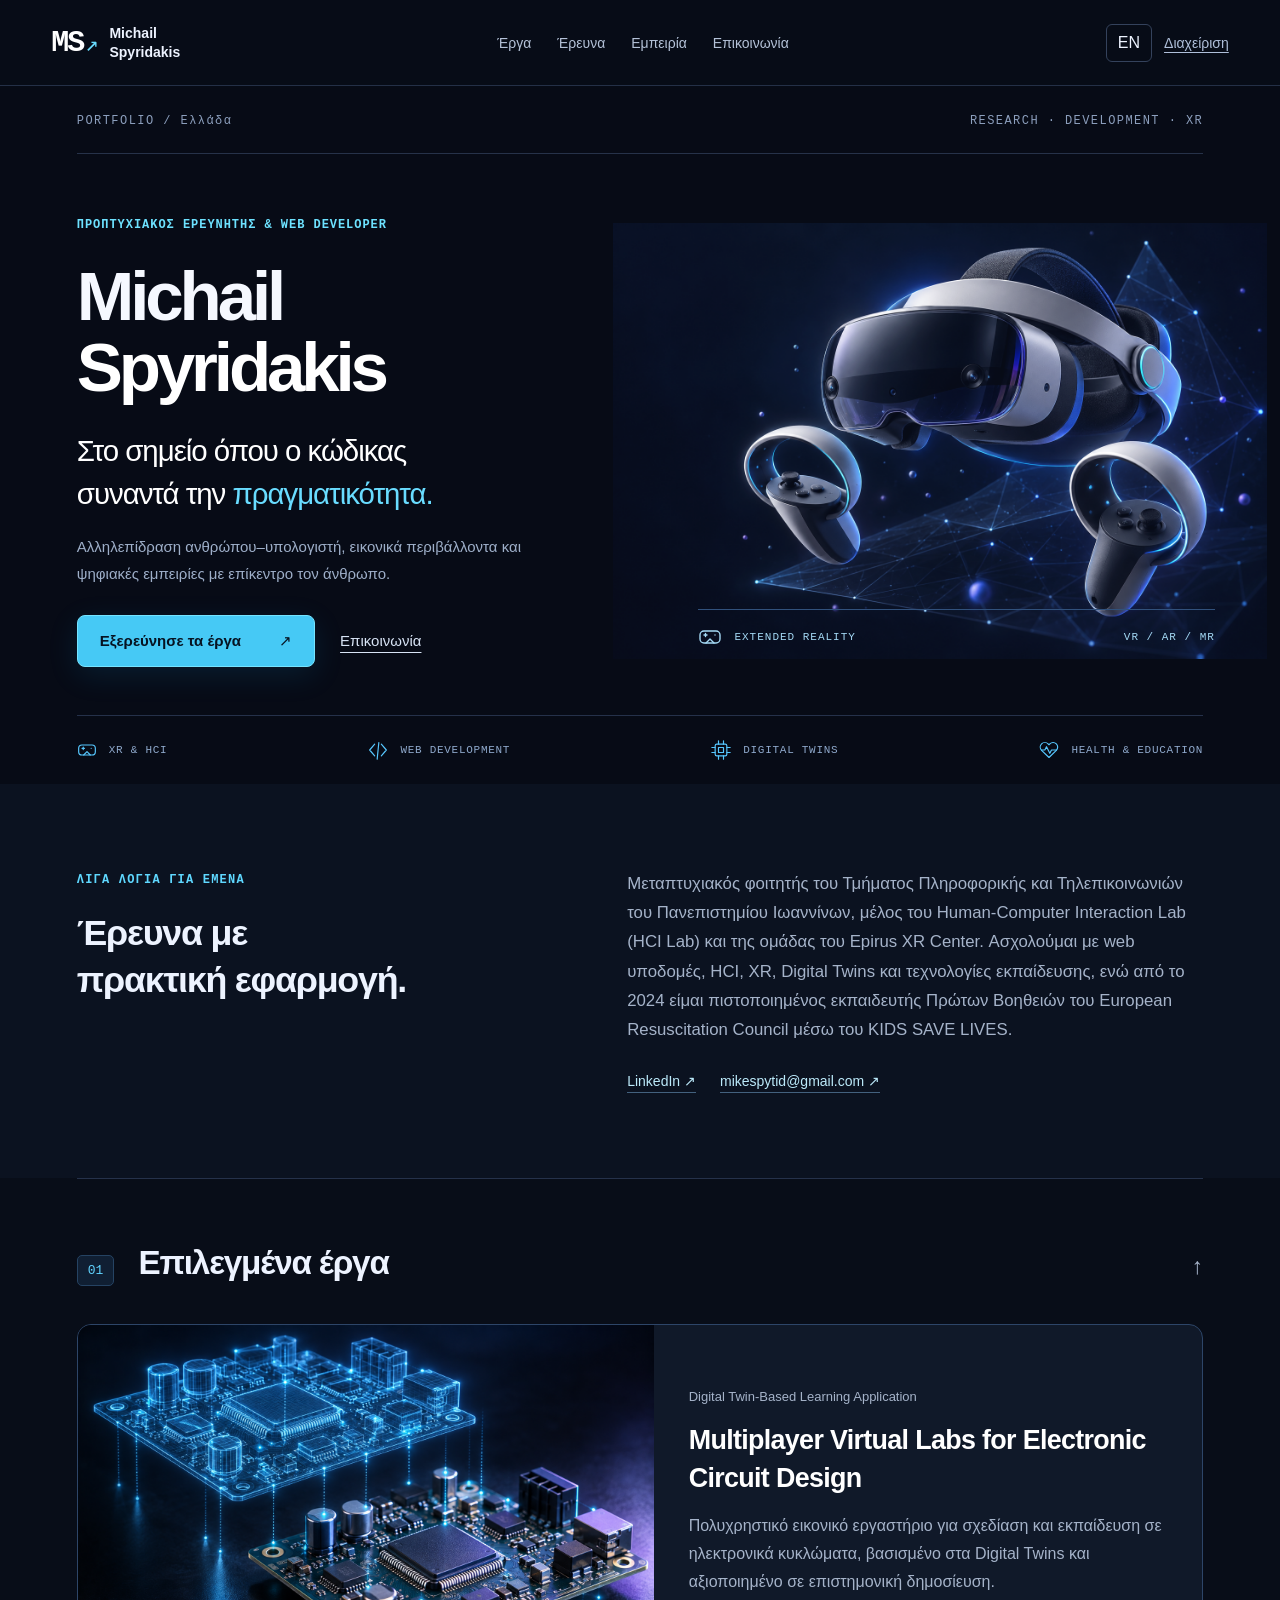
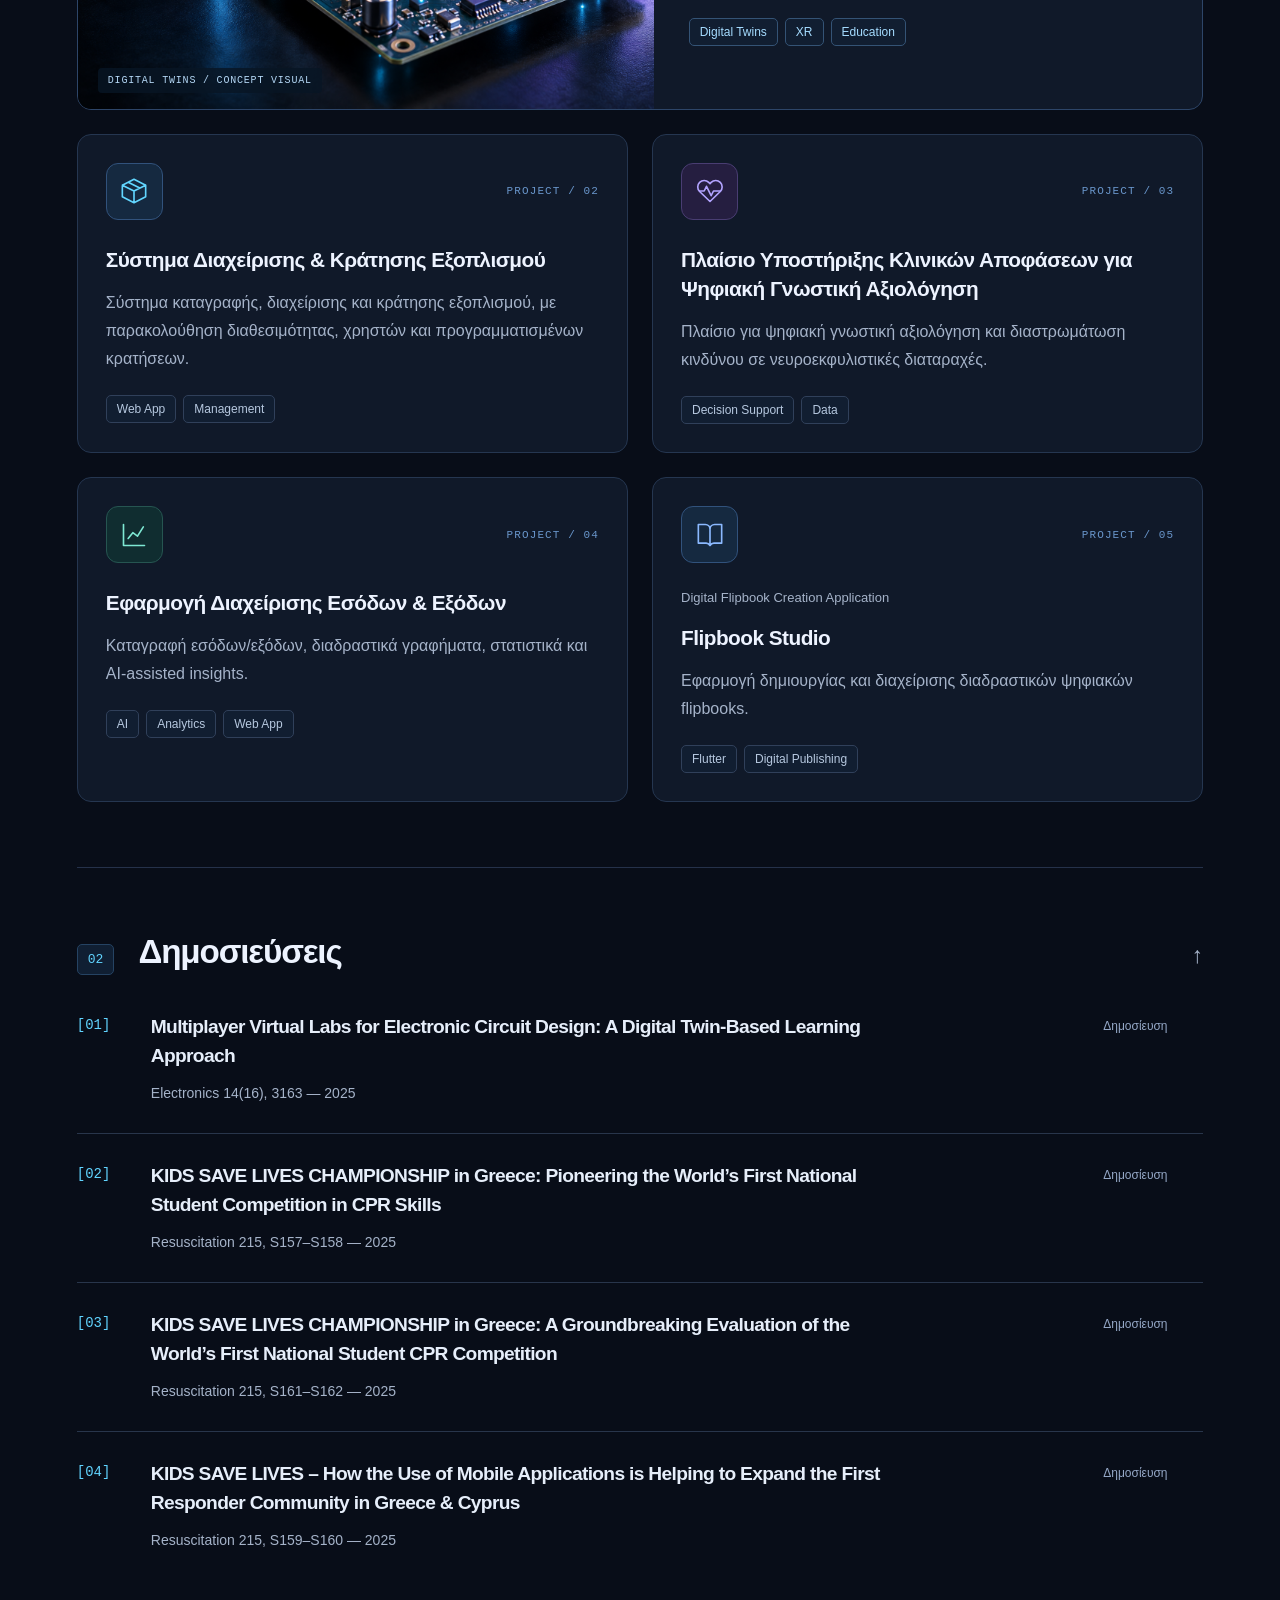
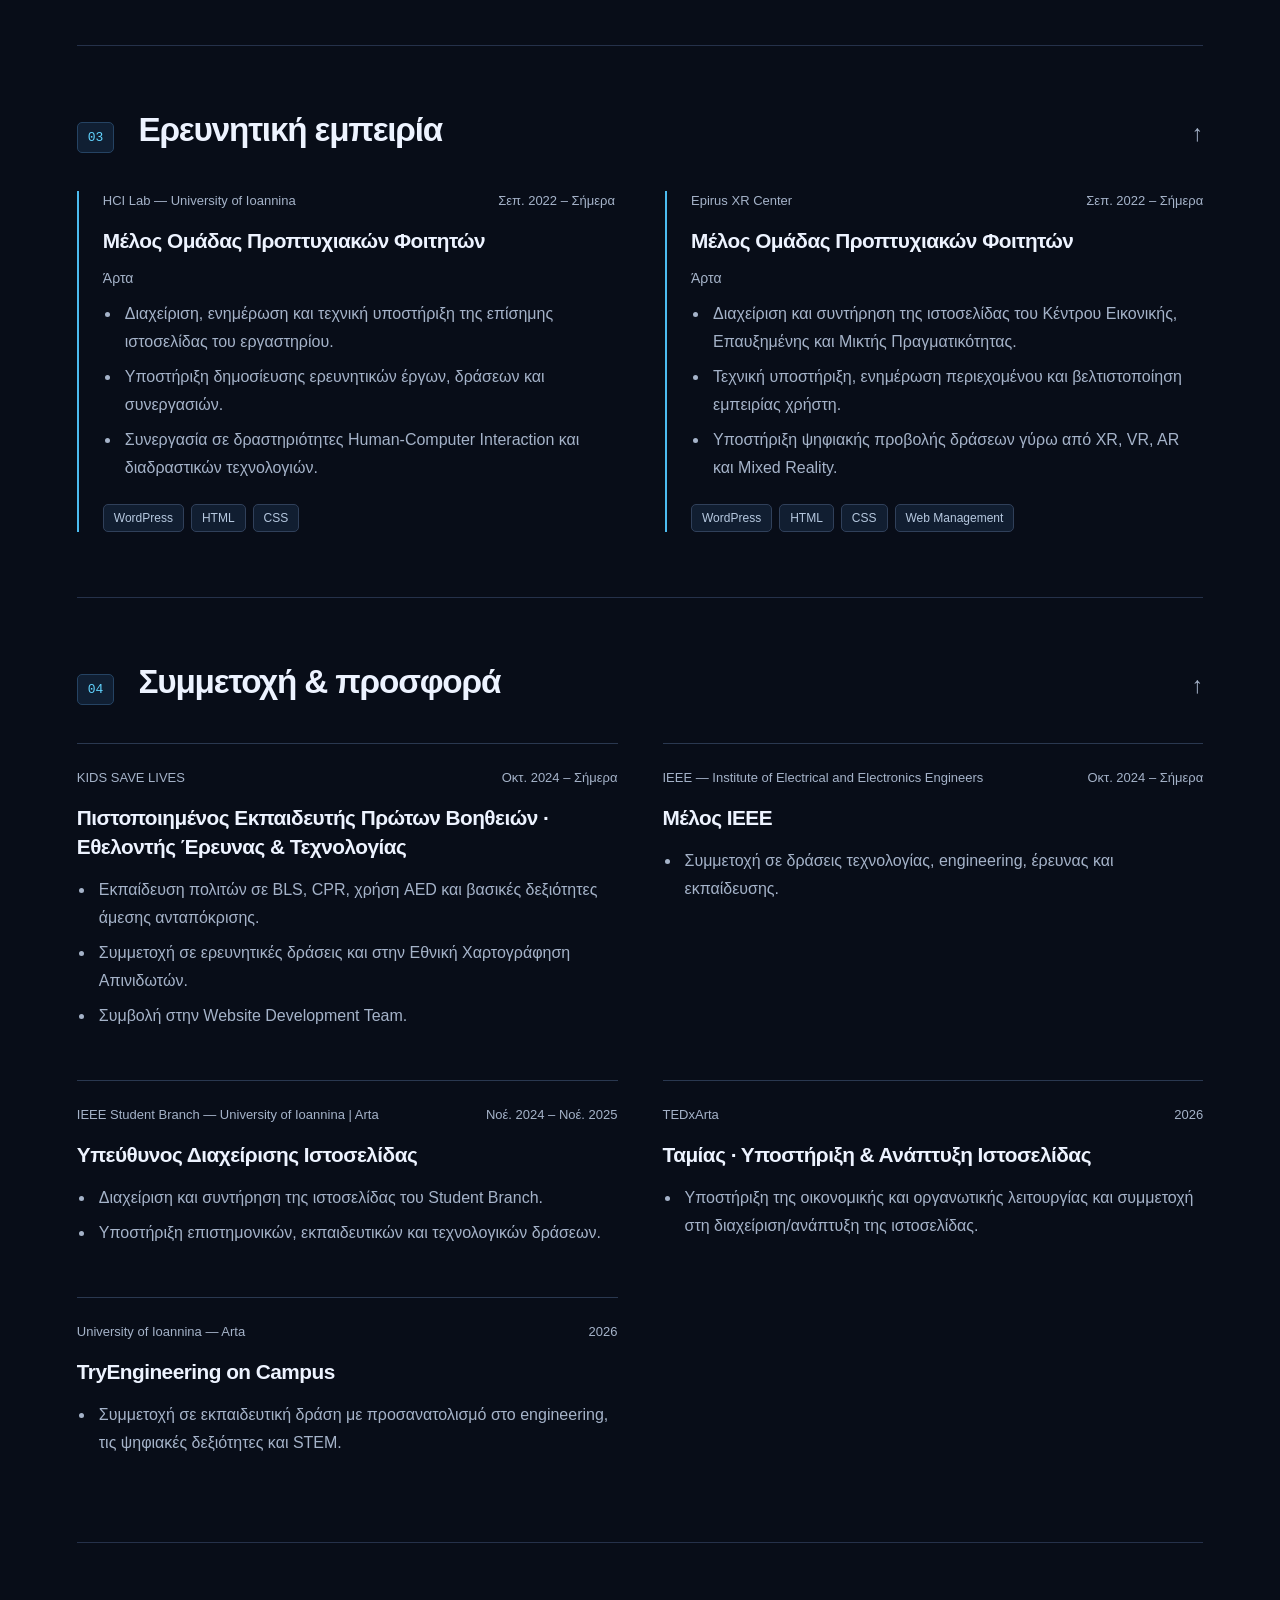
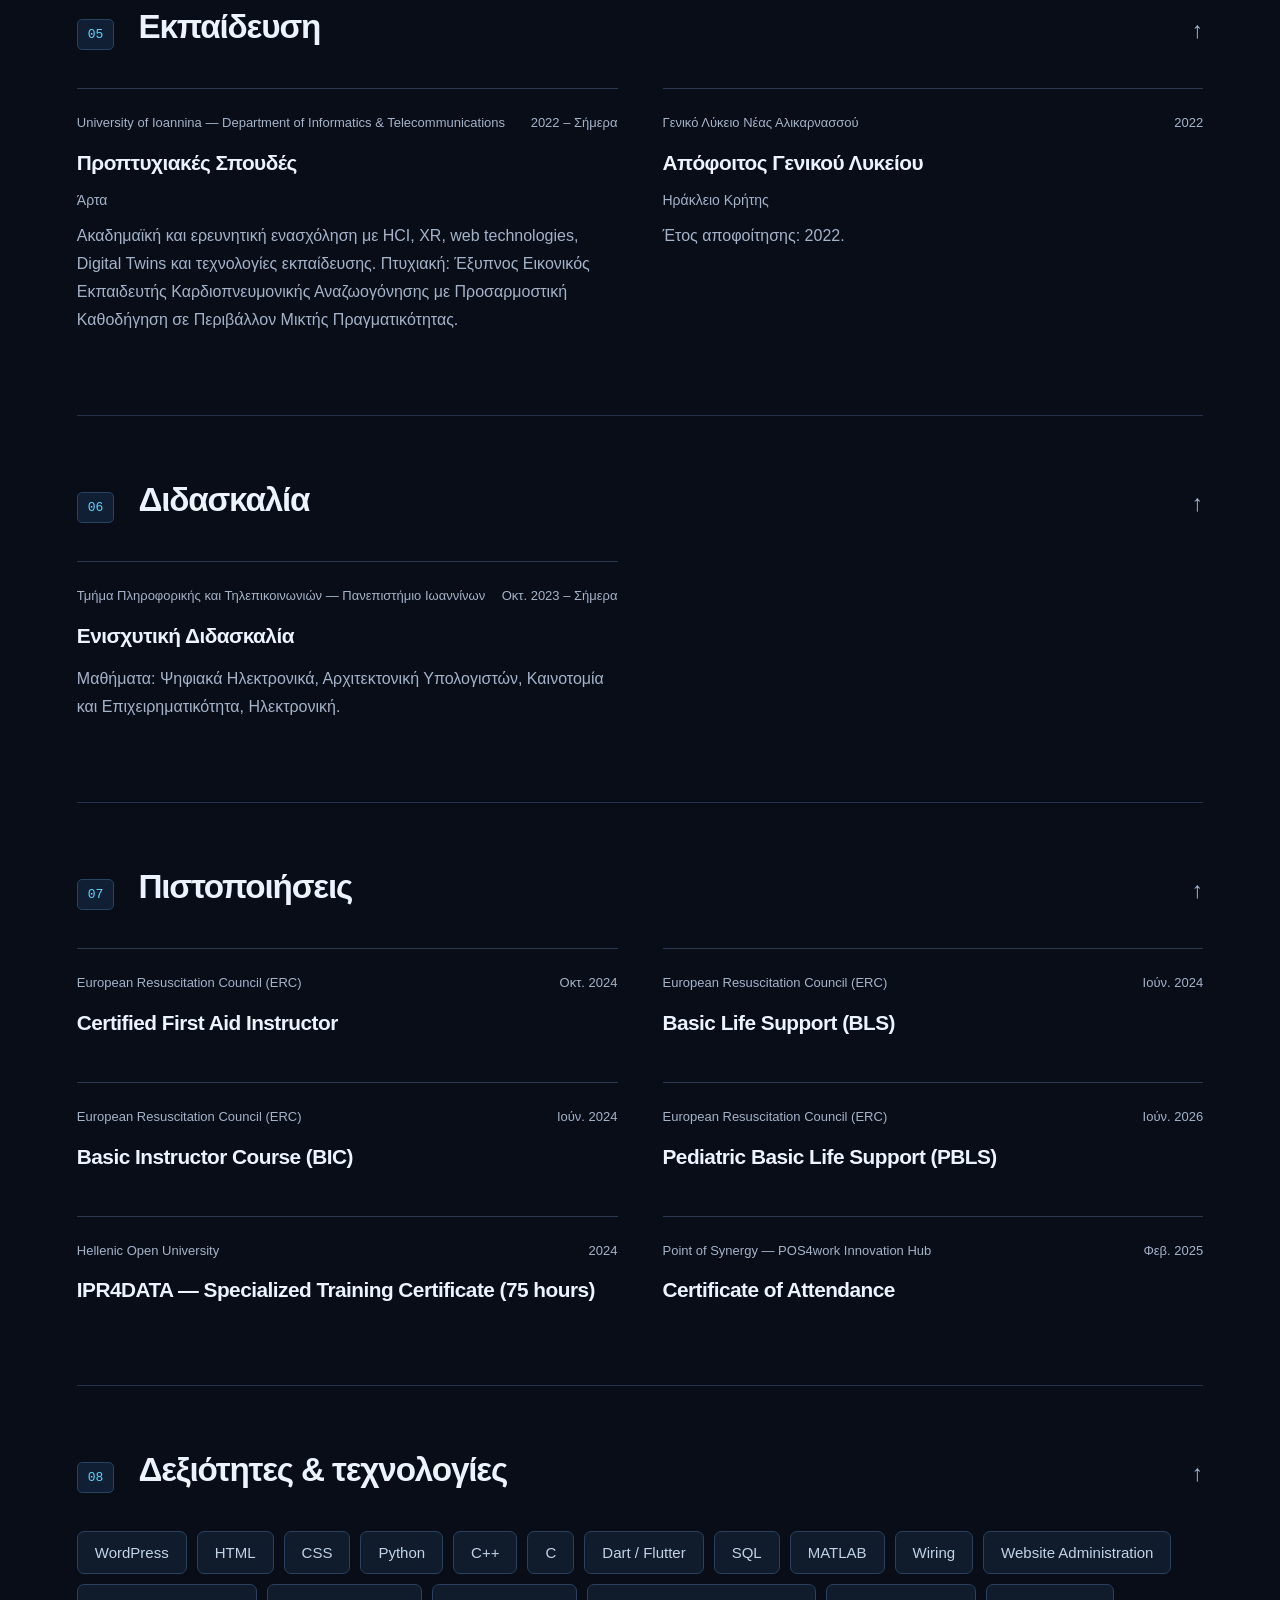
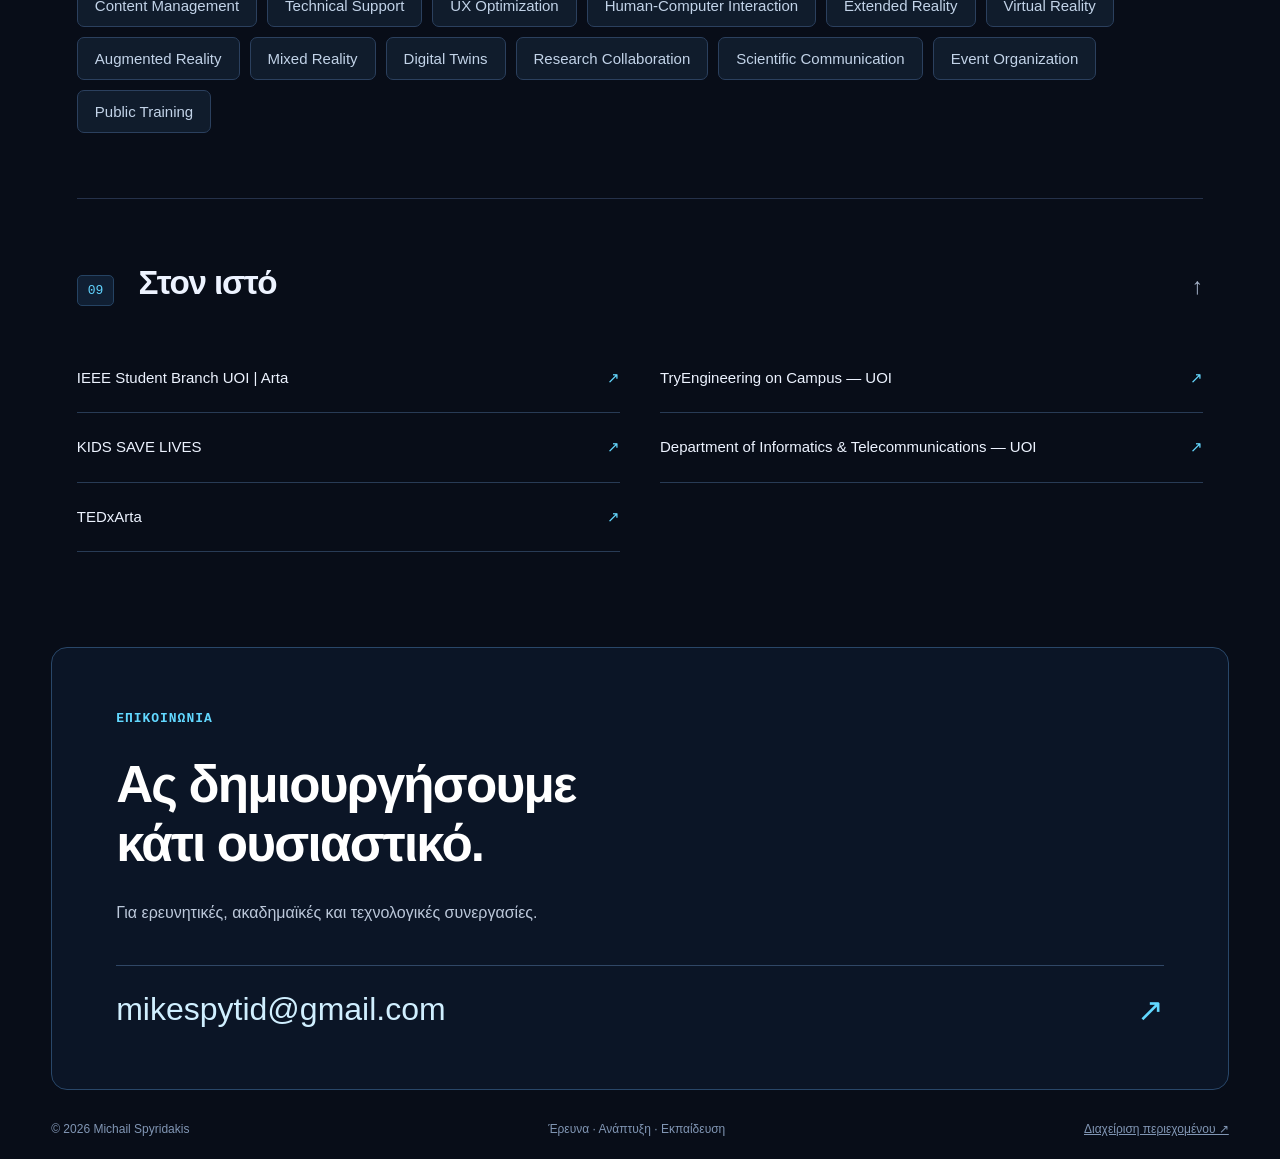
<file: index.html>
<!doctype html><html lang="el"><head><meta charset="utf-8"><meta name="viewport" content="width=device-width,initial-scale=1"><meta name="theme-color" content="#070b16"><meta name="description" content="Michail Spyridakis — research, web development, XR & HCI."><title>Michail Spyridakis — Research & Development</title><link rel="icon" href="favicon.svg"><link rel="stylesheet" href="styles.css"><script src="app.js" defer></script></head><body><a class="skip" href="#main">Skip to content</a><header><a class="brand" href="#home"><b>MS<span>↗</span></b><span>Michail<br>Spyridakis</span></a><nav id="nav" aria-label="Main navigation"></nav><div class="tools"><button id="language" aria-label="Switch language">EN</button><a href="admin.html" class="manage">Διαχείριση</a></div></header><main id="main" aria-live="polite"><p class="loading">Φόρτωση προφίλ…</p></main><footer id="footer"></footer></body></html>
</file>
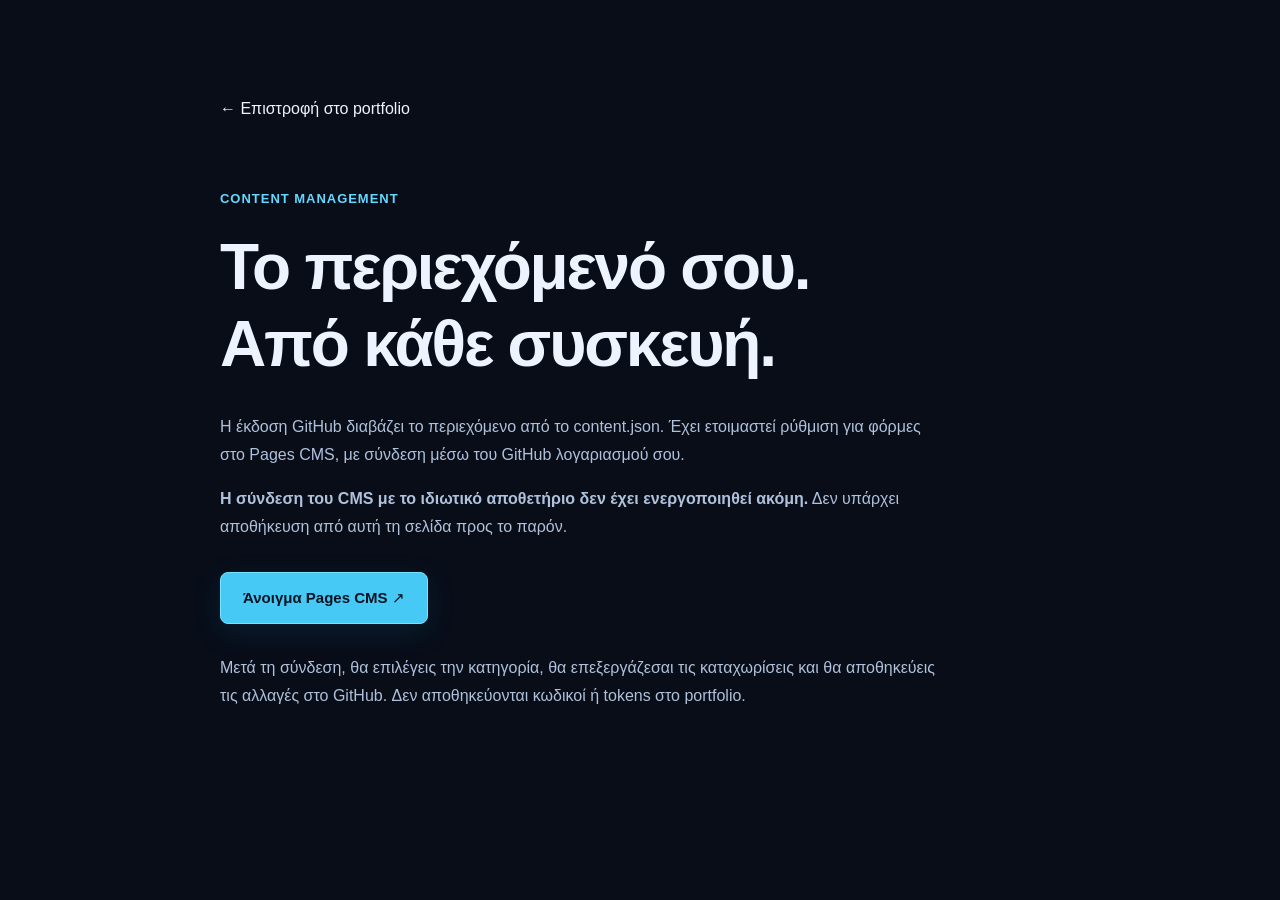
<file: admin.html>
<!doctype html><html lang="el"><head><meta charset="utf-8"><meta name="viewport" content="width=device-width,initial-scale=1"><title>Διαχείριση περιεχομένου</title><link rel="stylesheet" href="styles.css"></head><body><main class="cms-page"><a href="index.html">← Επιστροφή στο portfolio</a><p class="eyebrow">CONTENT MANAGEMENT</p><h1>Το περιεχόμενό σου.<br>Από κάθε συσκευή.</h1><p>Η έκδοση GitHub διαβάζει το περιεχόμενο από το content.json. Έχει ετοιμαστεί ρύθμιση για φόρμες στο Pages CMS, με σύνδεση μέσω του GitHub λογαριασμού σου.</p><p><strong>Η σύνδεση του CMS με το ιδιωτικό αποθετήριο δεν έχει ενεργοποιηθεί ακόμη.</strong> Δεν υπάρχει αποθήκευση από αυτή τη σελίδα προς το παρόν.</p><a class="button lime" href="https://app.pagescms.org/" target="_blank" rel="noopener noreferrer">Άνοιγμα Pages CMS ↗</a><p>Μετά τη σύνδεση, θα επιλέγεις την κατηγορία, θα επεξεργάζεσαι τις καταχωρίσεις και θα αποθηκεύεις τις αλλαγές στο GitHub. Δεν αποθηκεύονται κωδικοί ή tokens στο portfolio.</p></main></body></html>
</file>
<file: styles.css>
:root{--ink:#172032;--paper:#f7f8fa;--line:#dce1e7;--muted:#586577;--lime:#dfff81;--blue:#254ff0;--navy:#131a29;font-family:Arial,Helvetica,sans-serif;color:var(--ink);background:var(--paper);font-synthesis:none;scroll-behavior:smooth;scroll-padding-top:110px}*{box-sizing:border-box}body{margin:0}a{color:inherit;text-decoration:none}button,input,textarea,select{font:inherit}button,a{touch-action:manipulation}button{cursor:pointer}a,button{outline-offset:5px}a:focus-visible,button:focus-visible{outline:3px solid var(--blue)}p,li{font-size:1rem;line-height:1.75}p{margin:0 0 1rem}h1,h2,h3{margin:0;font-weight:600;letter-spacing:-.035em}button{border:1px solid var(--line);background:white;padding:12px 17px;border-radius:6px}header{height:94px;display:flex;align-items:center;justify-content:space-between;gap:28px;padding:0 max(4vw,20px);background:rgba(247,248,250,.97);position:sticky;top:0;z-index:10;border-bottom:1px solid var(--line)}.brand{display:flex;align-items:center;gap:13px}.brand>b{font-size:30px;letter-spacing:-2px}.brand>b span{font-size:22px;color:var(--blue);padding-left:2px}.brand>span{font-size:14px;line-height:1.3;font-weight:600}.tools,nav{display:flex;align-items:center;gap:26px}nav a{font-size:14px;color:var(--muted)}nav a:hover{color:var(--blue)}.tools{gap:12px}.tools button{background:transparent;padding:9px 11px}.manage{font-size:14px;text-decoration:underline;text-underline-offset:4px}main{max-width:1536px;margin:auto}.hero{background:var(--navy);color:white;margin:22px 24px 0;padding:30px 4vw 0;border-radius:8px}.hero-top{display:flex;justify-content:space-between;font-size:13px;color:#bac4d5;border-bottom:1px solid #354052;padding-bottom:25px}.hero-grid{display:grid;grid-template-columns:1.5fr 1fr;gap:7vw;padding:65px 0}.eyebrow{font-size:13px;font-weight:600;letter-spacing:.075em;line-height:1.65;text-transform:uppercase}.hero .eyebrow{color:#c1cddd;margin-bottom:24px;max-width:440px}.hero h1{font-size:clamp(3.3rem,6.8vw,6.75rem);line-height:1.05;letter-spacing:-.065em;font-weight:500}.hero-actions{display:flex;gap:28px;align-items:center;margin-top:38px;flex-wrap:wrap}.button{display:inline-flex;padding:16px 22px;gap:38px;border-radius:5px;font-size:15px;font-weight:600}.lime{background:var(--lime);color:var(--ink)}.text-link{font-size:15px;text-decoration:underline;text-underline-offset:6px}.research-note{padding:26px 0 8px 34px;border-left:1px solid #46505f;align-self:stretch;display:flex;flex-direction:column;justify-content:space-between}.note-label{font-size:12px;letter-spacing:.14em;color:var(--lime)}.research-note h2{font-size:clamp(1.9rem,3.3vw,3rem);line-height:1.3;font-weight:400;letter-spacing:-.045em;margin:30px 0;color:#e3e9f0}.note-bottom{display:flex;justify-content:space-between;gap:20px;font-size:12px;line-height:1.7;color:#aebccf;letter-spacing:.04em}.hero-bottom{display:flex;gap:20px;justify-content:space-between;border-top:1px solid #354052;padding:23px 0;font-size:12px;letter-spacing:.1em;color:#aebccf}.intro{padding:88px max(6vw,28px);display:grid;grid-template-columns:1fr 1.25fr;gap:7vw}.intro .eyebrow{color:var(--blue)}.intro h2{font-size:clamp(1.8rem,3vw,2.7rem);line-height:1.3;margin-top:20px}.intro p{color:var(--muted);font-size:1.05rem}.intro-links{display:flex;gap:24px;flex-wrap:wrap;font-size:14px;padding-top:12px}.intro-links a{border-bottom:1px solid var(--ink);padding-bottom:3px}.section{margin:0 max(6vw,28px);padding:62px 0;border-top:1px solid var(--line)}.section-heading{display:flex;align-items:baseline;gap:24px;margin-bottom:38px}.index{font-size:13px;color:var(--blue);font-family:monospace}.section h2{font-size:clamp(1.7rem,3vw,2.7rem)}.back{margin-left:auto;font-size:23px;color:var(--muted)}.projects{display:grid;grid-template-columns:1fr 1fr;gap:20px}.project{background:#fff;border:1px solid var(--line);border-radius:7px;padding:30px}.project.featured{grid-column:1/-1;display:grid;grid-template-columns:.65fr 1.35fr;gap:35px;background:var(--blue);color:white;border-color:var(--blue);padding:40px}.project-number{display:flex;justify-content:space-between;font-size:36px;color:var(--blue);font-weight:500;letter-spacing:-.06em;margin-bottom:28px}.project-number span{font-size:12px;letter-spacing:.08em;align-self:center;text-transform:uppercase}.featured .project-number{color:#fff;flex-direction:column;justify-content:space-between;font-size:92px;line-height:1;margin:0}.featured .project-number span{align-self:start;margin-top:20px;color:#d6e0ff}.entry h3{font-size:1.3rem;line-height:1.4;letter-spacing:-.025em;margin-bottom:15px}.entry p,.entry li{color:var(--muted)}.entry-meta{display:flex;justify-content:space-between;gap:15px;font-size:13px;line-height:1.6;color:var(--muted);margin-bottom:14px}.entry-meta:has(span:empty):not(:has(span:not(:empty))){display:none}.entry-meta span:last-child{flex-shrink:0}.place{font-size:14px;color:var(--muted);margin-bottom:14px}.entry ul{padding-left:18px;margin:0 0 20px}.entry li{padding-left:4px;margin:7px 0}.tags{display:flex;gap:7px;flex-wrap:wrap;margin-top:22px}.tags span{font-size:12px;padding:6px 10px;border:1px solid var(--line);border-radius:4px}.featured h3{font-size:clamp(1.65rem,2.7vw,2.4rem)}.featured .entry p,.featured .entry-meta{color:#e3eaff}.featured .tags span{border-color:#6684ff;color:white}.external{display:inline-block;margin-top:18px;color:var(--blue);text-decoration:underline;text-underline-offset:4px}.featured .external{color:white}.publication{display:grid;grid-template-columns:50px 1fr 100px;gap:24px;padding:28px 0;border-top:1px solid var(--line)}.publication:first-child{border-top:0;padding-top:0}.pub-index{font-family:monospace;font-size:14px;color:var(--blue);padding-top:4px}.publication h3{font-size:1.2rem;line-height:1.5;max-width:760px}.publication p{color:var(--muted);font-size:14px;margin:10px 0 0}.publication-type{font-size:12px;color:var(--muted);padding-top:6px}.publication a{display:inline-block;margin-top:10px;text-decoration:underline}.timeline{display:grid;grid-template-columns:1fr 1fr;gap:50px}.timeline .entry{border-left:2px solid var(--blue);padding-left:24px}.entries{display:grid;grid-template-columns:1fr 1fr;gap:30px 45px}.entries .entry{border-top:1px solid var(--line);padding-top:24px}.skills{display:flex;gap:10px;flex-wrap:wrap}.skills span{border:1px solid #cbd2dc;background:#fff;border-radius:5px;padding:12px 17px;font-size:15px}.websites{display:grid;grid-template-columns:1fr 1fr;gap:0 40px}.websites a{display:flex;justify-content:space-between;gap:20px;padding:23px 0;border-bottom:1px solid var(--line);font-size:15px;line-height:1.5}.websites a:hover{color:var(--blue)}.contact{background:var(--navy);color:white;margin:30px 24px 0;padding:70px max(4vw,24px);border-radius:8px}.contact .eyebrow{color:var(--lime)}.contact h2{font-size:clamp(2.3rem,4.9vw,4.8rem);line-height:1.17;margin:25px 0}.contact p{color:#bcc8da;margin-bottom:38px}.contact-email{display:flex;justify-content:space-between;gap:24px;border-top:1px solid #46505f;padding-top:25px;font-size:clamp(1.1rem,2.8vw,2rem);overflow-wrap:anywhere}.contact-email span{color:var(--lime)}footer{max-width:1536px;margin:auto;display:flex;justify-content:space-between;gap:20px;padding:30px max(4vw,24px);font-size:12px;color:var(--muted);line-height:1.5}footer a{text-decoration:underline}.extra{display:grid;grid-template-columns:1fr 2fr;gap:16px;font-size:14px;border-top:1px solid var(--line);padding:10px 0}dd{margin:0;white-space:pre-line}dt{font-weight:600}.custom-intro{color:var(--muted);max-width:800px;margin-bottom:30px}.skip{position:fixed;top:-100px;background:white;z-index:100;padding:15px}.skip:focus{top:0}.loading{padding:100px 6vw;min-height:60vh}p,li{overflow-wrap:anywhere}h3{overflow-wrap:anywhere}
@media(min-width:1600px){header{padding-inline:calc((100vw - 1350px)/2)}}
@media(max-width:1000px){nav{gap:16px}nav a{font-size:13px}.brand>span{display:none}.hero-grid{gap:35px}.research-note{padding-left:25px}.intro{gap:40px}.entry-meta{flex-direction:column;gap:3px}.publication-type{display:none}.publication{grid-template-columns:38px 1fr}.project{padding:25px}}
@media(max-width:680px){header{height:76px;padding-inline:20px;gap:15px}nav{display:none}.brand>span{display:block;font-size:12px}.tools{gap:10px}.manage{font-size:12px}.hero{margin:12px 12px 0;padding:23px 22px 0}.hero-top{gap:18px;font-size:12px}.hero-top span:first-child{max-width:165px}.hero-top span:last-child{text-align:right}.hero-grid{grid-template-columns:1fr;padding:35px 0;gap:35px}.hero h1{font-size:clamp(3.05rem,12vw,4.7rem);letter-spacing:-.06em}.hero .eyebrow{font-size:12px;line-height:1.8}.hero-actions{gap:20px;margin-top:28px}.button{font-size:14px;padding:14px 17px;gap:20px}.text-link{font-size:14px}.research-note{border-left:0;border-top:1px solid #46505f;padding:24px 0 0}.research-note h2{font-size:1.8rem;margin:20px 0}.research-note h2 br{display:none}.research-note h2{max-width:310px;line-height:1.4}.note-bottom{font-size:12px}.hero-bottom{flex-wrap:wrap;font-size:10px;line-height:1.5;gap:13px;padding:18px 0}.intro{padding:50px 26px;grid-template-columns:1fr;gap:25px}.intro h2{margin-top:12px}.intro h2 br{display:none}.intro p{font-size:1rem}.intro-links{gap:20px}.section{margin-inline:26px;padding:42px 0}.section-heading{gap:16px;margin-bottom:27px}.section h2{font-size:1.7rem}.projects,.entries,.timeline,.websites{grid-template-columns:1fr}.project.featured{display:block;padding:26px}.featured .project-number{font-size:50px;flex-direction:row;margin-bottom:25px}.featured .project-number span{font-size:11px;align-self:center;margin:0}.project{padding:24px}.featured h3{font-size:1.65rem}.entries{gap:25px}.publication{gap:12px;grid-template-columns:30px 1fr;padding-block:23px}.publication h3{font-size:1.07rem}.contact{margin:10px 12px 0;padding:42px 24px}.contact h2{font-size:2.4rem}.contact-email{font-size:1.1rem}footer{flex-direction:column;gap:10px;padding:25px}.skills{gap:8px}.skills span{padding:10px 12px;font-size:14px}.entry h3{font-size:1.2rem}}
@media(prefers-reduced-motion:reduce){:root{scroll-behavior:auto}}@media print{header,.tools,.back,footer a{display:none}.hero,.contact{background:white;color:black}.research-note,.hero-bottom,.hero-actions{display:none}.hero-grid{display:block;padding:10px}.hero h1{font-size:40px}.hero h1 br{display:none}.hero-top,.hero .eyebrow,.contact p{color:black}.intro,.section,.contact{padding:20px;margin:0}.project.featured{color:black;background:white;border:1px solid #aaa}.featured .entry p,.featured .entry-meta,.featured .project-number{color:black}.entry,.publication{break-inside:avoid}a{text-decoration:none}.section-heading{margin-bottom:15px}}
/* XR research identity */
:root{--ink:#edf3ff;--paper:#080d18;--line:#243047;--muted:#a5b3c9;--lime:#62dcff;--blue:#64d8ff;--navy:#070b16;color-scheme:dark;background:var(--paper)}body{background:var(--paper)}header{background:rgba(8,13,24,.95);border-bottom:1px solid #243047;height:86px}button{background:#101b2c;color:var(--ink)}.brand>b{font-family:monospace;color:white}.brand>b span{color:#69dcff}.tools button{border-color:#34425c}.manage{color:#afbfda}nav a{color:#b4c2d8}main{max-width:1500px}.hero{margin:0;padding:28px max(6vw,28px) 0;border-radius:0;overflow:hidden;position:relative}.hero-top{font-family:monospace;font-size:12px;letter-spacing:.12em;color:#8c9fbd;border-color:#263249}.hero-grid{grid-template-columns:1fr 1.05fr;gap:0;padding:62px 0 48px;align-items:center;position:relative}.hero-copy{position:relative;z-index:1}.hero .eyebrow{font-family:monospace;letter-spacing:.08em;font-size:12px;color:#6de2ff;margin-bottom:25px}.hero h1{font-size:clamp(3rem,5.4vw,5.4rem);font-weight:650;line-height:1.03;letter-spacing:-.06em}.hero h1::first-line{color:#f5f8ff}.hero-statement{font-size:clamp(1.4rem,2.3vw,2rem);line-height:1.45;margin:27px 0 17px;letter-spacing:-.035em}.hero-statement em{font-style:normal;color:#69dcff}.hero-sub{max-width:470px;color:#9eafc9;font-size:15px;line-height:1.8}.hero-actions{margin-top:28px;gap:25px}.button.lime{background:#46c9f5;color:#061322;border:1px solid #75e4ff;box-shadow:0 8px 30px #168fce24;border-radius:8px}.text-link{color:#d8e4f5}.xr-visual{margin:0 -5vw 0 -1vw;position:relative;align-self:center}.xr-visual img{display:block;width:100%;height:auto;object-fit:contain;mix-blend-mode:screen}.xr-visual figcaption{position:absolute;bottom:10px;left:13%;right:8%;display:flex;align-items:center;justify-content:space-between;font-family:monospace;font-size:11px;letter-spacing:.09em;color:#a4d9f5;border-top:1px solid #31517c;padding-top:15px}.xr-visual figcaption>span:first-child{display:flex;align-items:center;gap:12px}.tech-icon{width:24px;height:24px;flex-shrink:0}.hero-bottom{border-color:#25314a;gap:20px;padding:24px 0;font-family:monospace;color:#8fa9cc;letter-spacing:.06em}.hero-bottom>span{display:flex;align-items:center;gap:12px;font-size:11px}.hero-bottom .tech-icon{width:20px;height:20px;color:#57c8ff}.intro{padding-block:85px;background:#0b1220}.intro h2{font-size:clamp(1.8rem,2.8vw,2.6rem)}.intro .eyebrow{font-family:monospace;font-size:12px;letter-spacing:.1em;color:#5fd8ff}.intro-links a{border-color:#43617e;color:#bceafa}.section{border-color:#25314a;padding:65px 0}.section-heading .index{border:1px solid #254363;color:#61d4ff;background:#101f33;padding:7px 10px;border-radius:5px}.section-heading h2{font-size:clamp(1.8rem,2.6vw,2.5rem)}.projects{gap:24px}.project{background:#101929;border:1px solid #253650;border-radius:14px;padding:28px;transition:border-color .2s,transform .2s}.project:hover{border-color:#438cb6;transform:translateY(-3px)}.project.featured{display:grid;grid-template-columns:1.05fr 1fr;gap:0;padding:0;background:#101929;border-color:#2d4568;overflow:hidden}.featured .entry{padding:35px;align-self:center}.project-art{position:relative;min-height:330px;overflow:hidden;background:#060d19}.project-art img{display:block;width:100%;height:100%;object-fit:cover}.art-caption{position:absolute;bottom:16px;left:20px;font-family:monospace;font-size:10px;letter-spacing:.08em;color:#b4d7f5;background:#081524cf;padding:7px 10px;border-radius:4px}.featured h3{font-size:clamp(1.45rem,2.1vw,2rem)}.featured .entry p,.featured .entry-meta{color:#a5b3c9}.featured .tags span{border-color:#345375;color:#a5dcff}.project-number{align-items:center;color:#6996cb;font-family:monospace;letter-spacing:0;margin-bottom:25px}.project-number>span:last-child{font-size:11px;letter-spacing:.1em}.icon-tile{display:flex;align-items:center;justify-content:center;border:1px solid #31527c;border-radius:12px;background:#152940;width:57px;height:57px;color:#62d6ff}.icon-tile .tech-icon{width:28px;height:28px}.project:nth-child(3) .icon-tile{color:#b3a4ff;background:#251e40;border-color:#493d72}.project:nth-child(4) .icon-tile{color:#7ee8d3;background:#102d30;border-color:#265551}.project:nth-child(5) .icon-tile{color:#8bb9ff}.tags span{border-color:#30405a;color:#b6c8df;background:#111e31;border-radius:5px;font-size:12px}.entries .entry{border-color:#2a3850}.timeline .entry{border-color:#4cbcf0}.publication{border-color:#28354b}.pub-index{color:#61d4ff}.publication h3{color:#e6eefa}.publication-type{color:#95a8c7}.skills span{background:#101c2c;color:#c2d3e8;border:1px solid #2b405e;border-radius:7px}.websites a{border-color:#283b55}.websites a span:last-child{color:#65d8ff}.contact{background:#0b1526;border:1px solid #294769;margin:30px max(4vw,20px) 0;border-radius:16px;padding:60px 5vw}.contact .eyebrow{color:#62d8ff;font-family:monospace}.contact h2{font-size:clamp(2rem,4vw,3.5rem)}.contact-email{border-color:#304766;color:#d0efff}.contact-email span{color:#62d8ff}footer{color:#8196b4}.extra{border-color:#2c3e57}.cms-page{max-width:900px;margin:70px auto;padding:30px}.cms-page .eyebrow{margin-top:70px;color:#65d8ff}.cms-page h1{font-size:clamp(2rem,6vw,4rem);line-height:1.2;margin:20px 0 30px}.cms-page p{color:#afc1db;max-width:730px}.cms-page .button{margin:15px 0 30px}.skip{background:#12243b}.loading{color:white}
@media(max-width:1000px){.hero-grid{grid-template-columns:1fr 1fr;padding-block:50px}.hero h1{font-size:clamp(3rem,6vw,4.5rem)}.hero-sub{font-size:14px}.hero-bottom{flex-wrap:wrap;justify-content:flex-start;gap:25px}.featured .entry{padding:25px}.project-art{min-height:350px}.xr-visual{margin-right:-5vw}.xr-visual figcaption{font-size:9px;left:10%;right:5%}.xr-visual figcaption>span:last-child{display:none}}
@media(max-width:680px){header{height:74px}.hero{padding:20px 24px 0}.hero-top{font-size:10px;line-height:1.5;gap:20px;padding-bottom:18px}.hero-grid{display:flex;flex-direction:column;padding:35px 0 24px;gap:18px}.hero-copy{width:100%}.hero .eyebrow{font-size:11px;line-height:1.7;max-width:310px;margin-bottom:20px}.hero h1{font-size:clamp(3rem,13vw,4.6rem)}.hero-statement{font-size:1.5rem;margin-top:22px}.hero-sub{font-size:14px;max-width:none}.hero-actions{margin-top:22px}.xr-visual{width:calc(100% + 48px);margin:0 -24px}.xr-visual img{width:100%;aspect-ratio:1.5;object-fit:cover}.xr-visual figcaption{bottom:0;left:10%;right:10%;font-size:10px;padding-top:10px}.xr-visual figcaption>span:last-child{display:block}.hero-bottom{display:grid;grid-template-columns:1fr 1fr;gap:20px 13px;padding:25px 0}.hero-bottom>span{font-size:10px;gap:8px;letter-spacing:0}.hero-bottom .tech-icon{width:18px;height:18px}.intro{padding:48px 25px}.section{margin-inline:24px;padding-block:40px}.section-heading{gap:13px}.section-heading h2{font-size:1.65rem}.section-heading .index{font-size:12px;padding:5px 7px}.project.featured{display:block;padding:0}.project-art{min-height:0;height:220px}.featured .entry{padding:25px}.project{padding:25px}.project-number{margin-bottom:24px}.contact{padding:35px 25px;margin:24px 14px 0;border-radius:12px}.contact h2{font-size:2.2rem}.contact-email{font-size:1.05rem}.intro-links{font-size:13px}.cms-page{margin:20px auto;padding:24px}}
@media(prefers-reduced-motion:reduce){.project{transition:none}.project:hover{transform:none}}
@media print{:root{--ink:#111;--muted:#444;--paper:white;color-scheme:light}.xr-visual,.project-art,.hero-bottom{display:none}body,.hero,.intro,.project,.project.featured,.contact{background:white;color:black}.hero-statement em,.entry h3,.publication h3,.intro h2,.section-heading h2,.hero h1{color:black}.featured .entry p,.featured .entry-meta{color:#444}.tags span,.skills span{background:white;color:black}.hero-sub{color:#444}.hero-grid{display:block}.project.featured{display:block}.section{break-inside:auto}}
</file>
